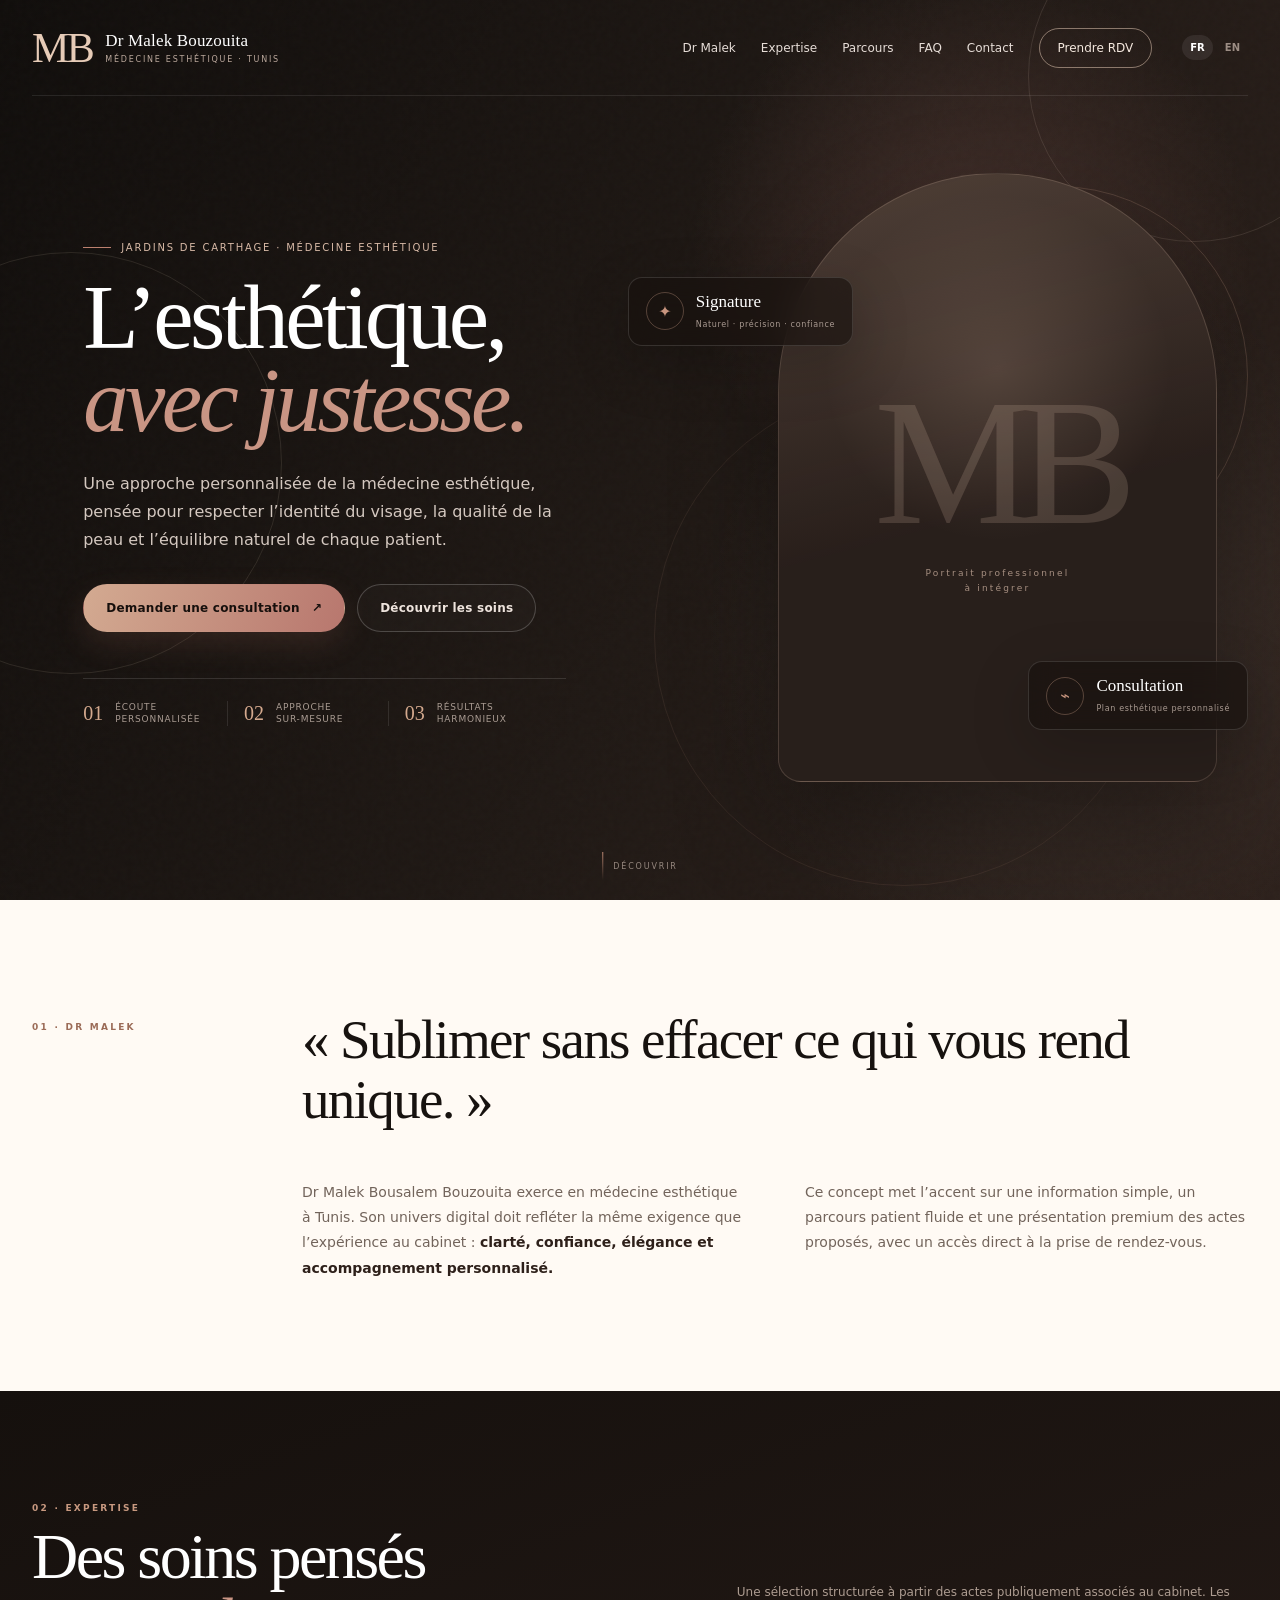
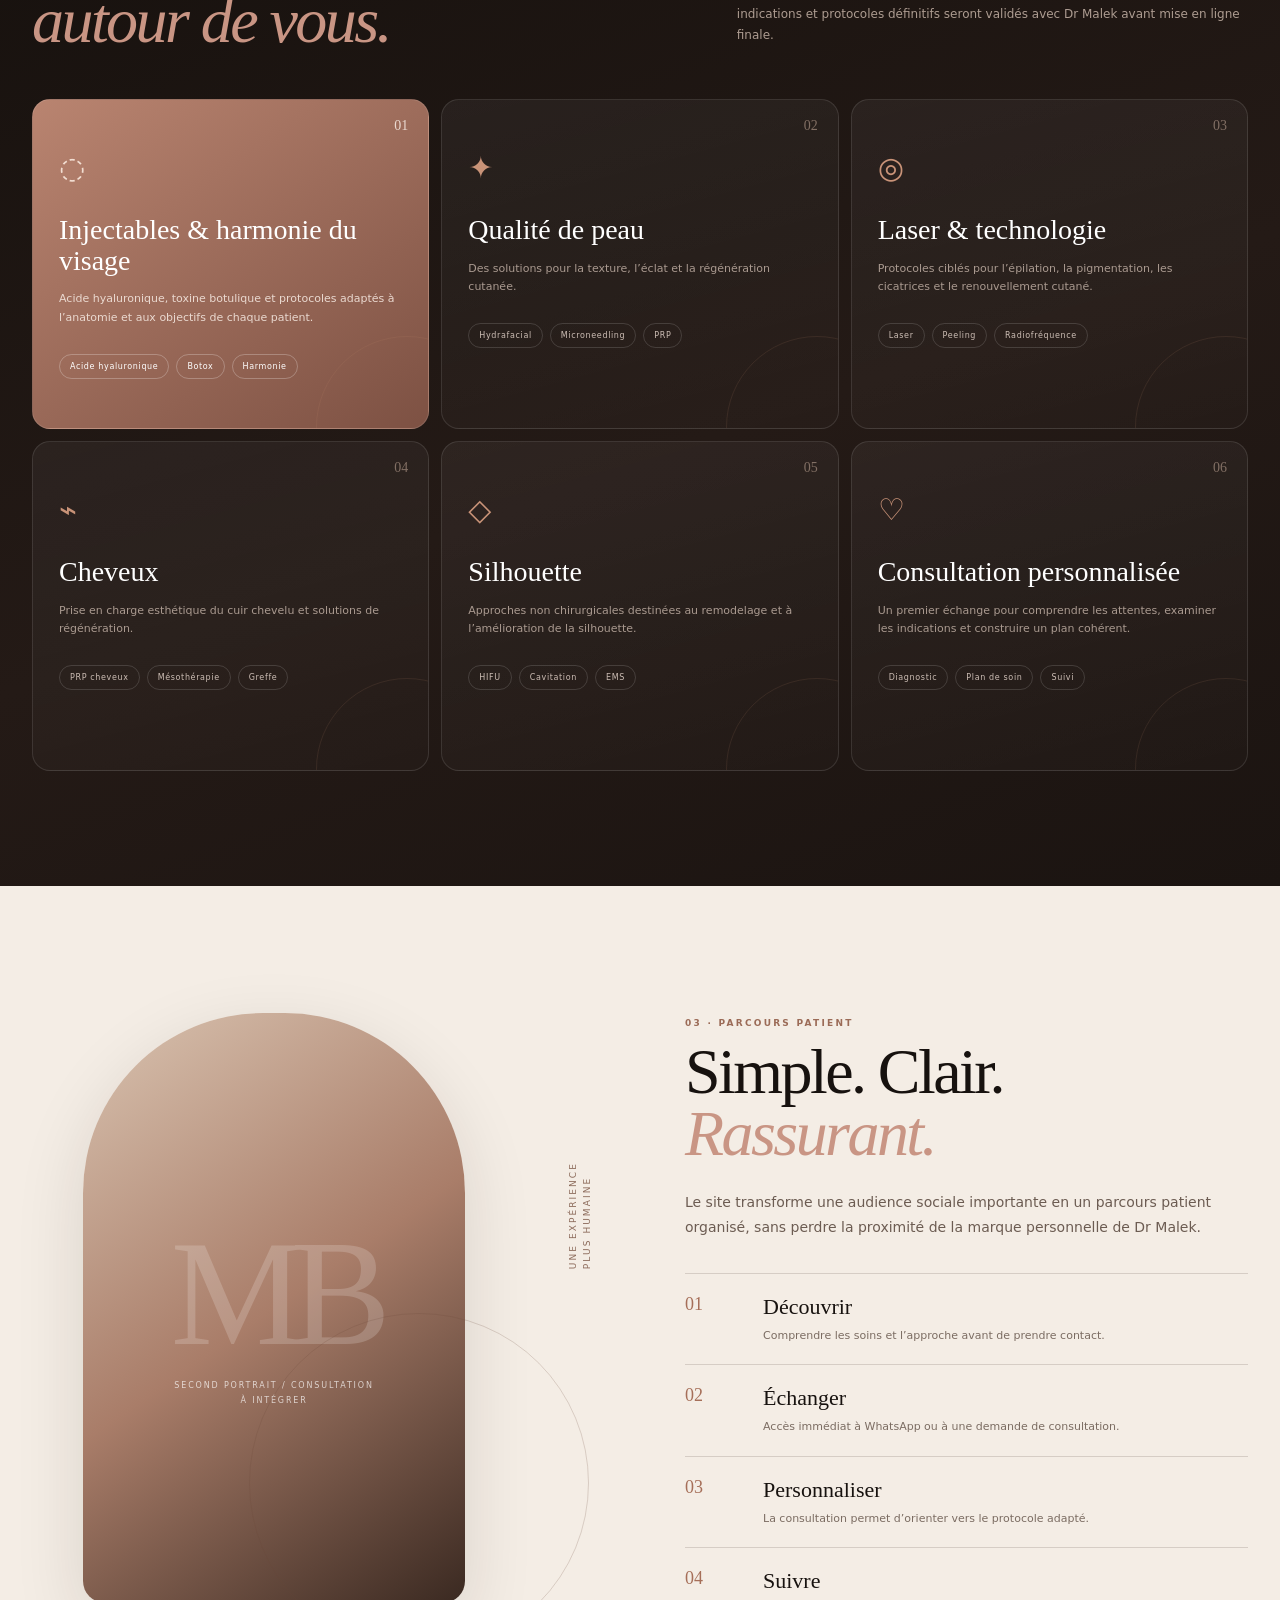
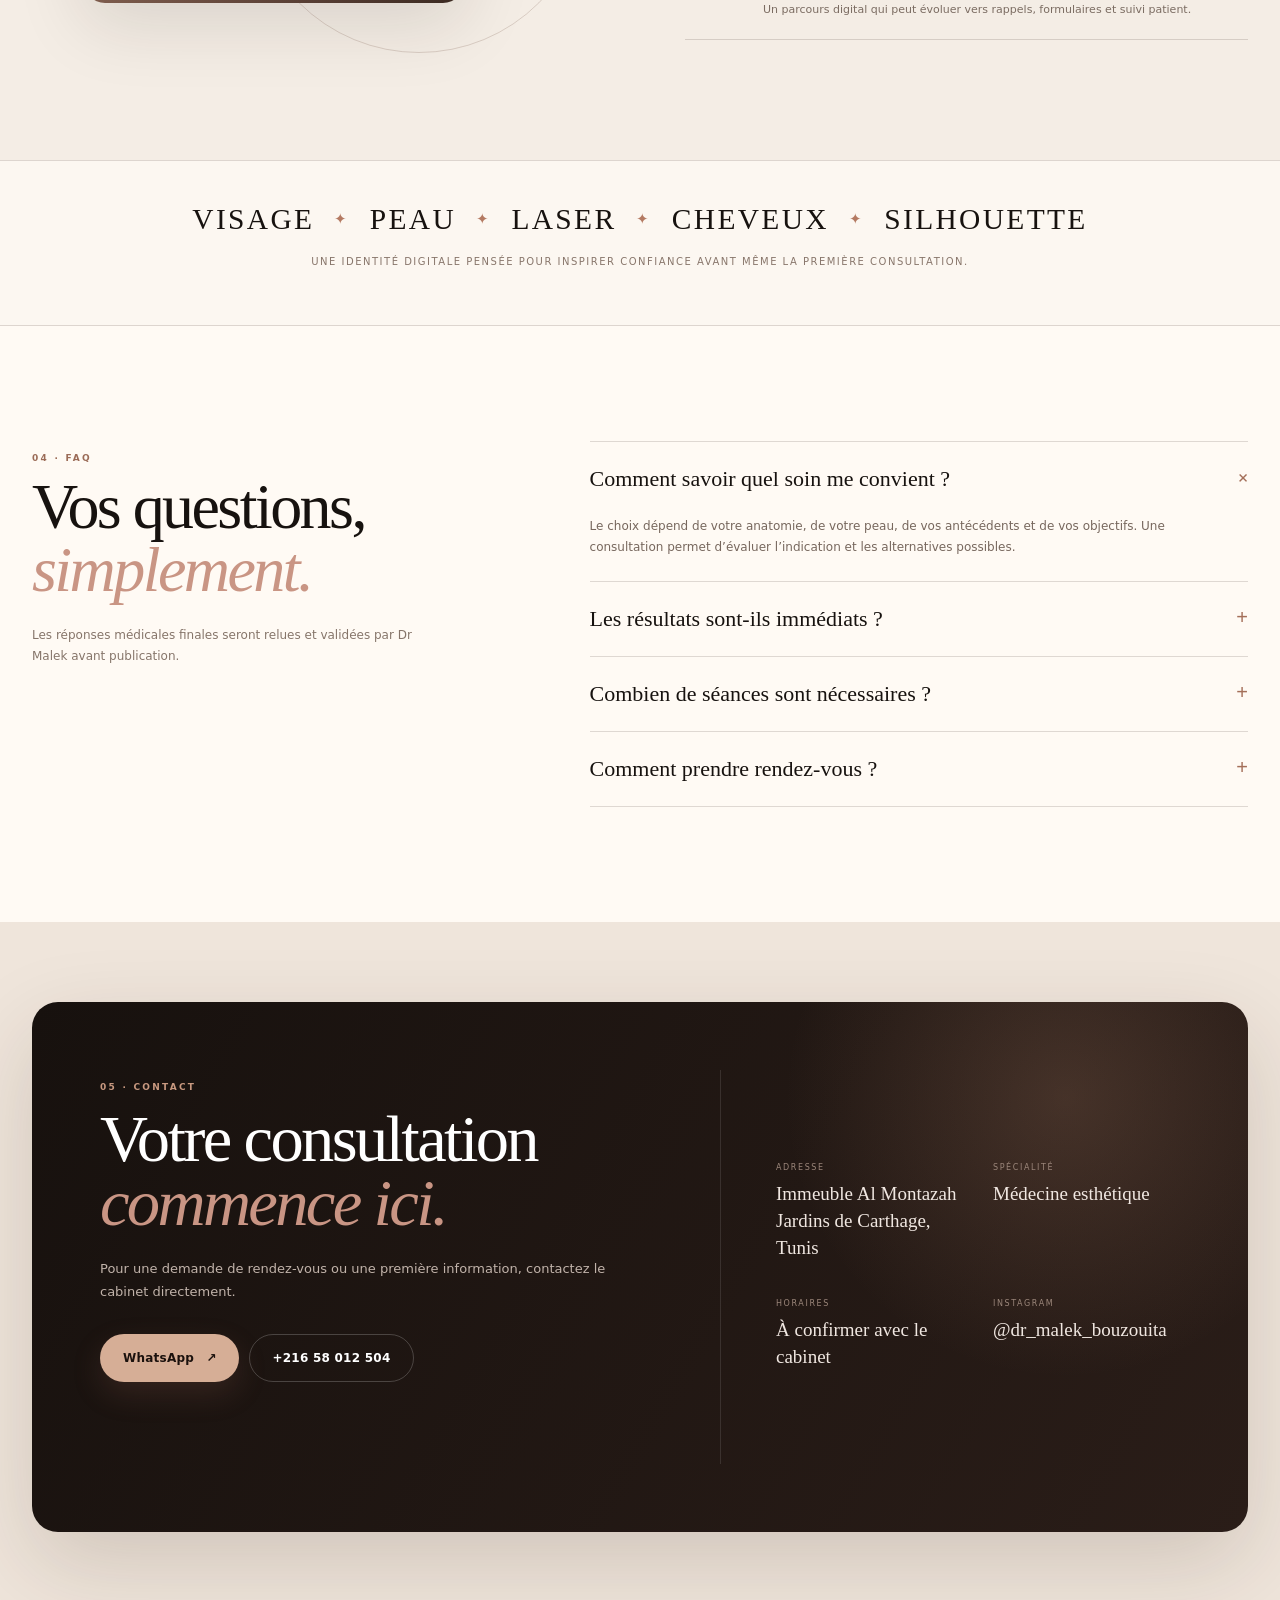
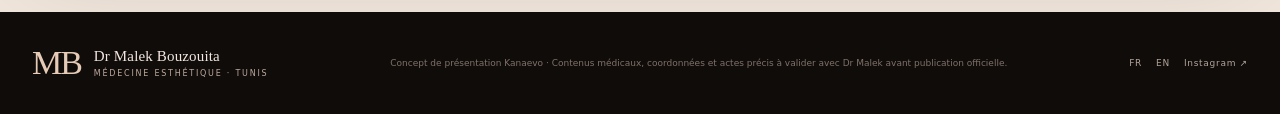
<file: index.html>
<!doctype html>
<html lang="fr">
<head>
  <meta charset="utf-8" />
  <meta name="viewport" content="width=device-width, initial-scale=1" />
  <meta name="theme-color" content="#17120f" />
  <meta name="robots" content="noindex,nofollow" />
  <title>Dr Malek Bousalem Bouzouita — Médecine Esthétique</title>
  <meta name="description" content="Concept premium pour Dr Malek Bousalem Bouzouita, médecin esthétique aux Jardins de Carthage, Tunis." />
  <link rel="stylesheet" href="/styles.css" />
</head>
<body>
  <header class="hero" id="accueil">
    <div class="noise"></div>
    <div class="shell">
      <nav class="nav" aria-label="Navigation principale">
        <a class="brand" href="#accueil" aria-label="Dr Malek Bousalem Bouzouita">
          <div class="monogram" aria-hidden="true">MB</div>
          <div class="brand-copy">
            <strong>Dr Malek Bouzouita</strong>
            <span>MÉDECINE ESTHÉTIQUE · TUNIS</span>
          </div>
        </a>
        <button class="menu-btn" type="button" aria-label="Ouvrir le menu" onclick="toggleMenu()"><span></span><span></span></button>
        <div class="navlinks" id="navlinks">
          <a href="#apropos" onclick="closeMenu()">Dr Malek</a>
          <a href="#expertise" onclick="closeMenu()">Expertise</a>
          <a href="#experience" onclick="closeMenu()">Parcours</a>
          <a href="#faq" onclick="closeMenu()">FAQ</a>
          <a href="#contact" onclick="closeMenu()">Contact</a>
          <a class="nav-cta" href="https://wa.me/21658012504" target="_blank" rel="noopener">Prendre RDV</a>
        </div>
        <div class="lang-switch" aria-label="Choix de langue">
          <a class="active" href="/">FR</a><a href="/en/">EN</a>
        </div>
      </nav>

      <div class="hero-grid">
        <div class="hero-copy reveal">
          <div class="eyebrow"><i></i> Jardins de Carthage · Médecine esthétique</div>
          <h1>L’esthétique,<br><em>avec justesse.</em></h1>
          <p class="lead">Une approche personnalisée de la médecine esthétique, pensée pour respecter l’identité du visage, la qualité de la peau et l’équilibre naturel de chaque patient.</p>
          <div class="actions">
            <a class="btn primary" href="https://wa.me/21658012504" target="_blank" rel="noopener">Demander une consultation <span>↗</span></a>
            <a class="btn ghost" href="#expertise">Découvrir les soins</a>
          </div>
          <div class="trust-row">
            <div><b>01</b><span>Écoute<br>personnalisée</span></div>
            <div><b>02</b><span>Approche<br>sur-mesure</span></div>
            <div><b>03</b><span>Résultats<br>harmonieux</span></div>
          </div>
        </div>

        <div class="portrait-stage reveal" aria-label="Emplacement réservé à la photo professionnelle de Dr Malek">
          <div class="halo halo-a"></div><div class="halo halo-b"></div>
          <div class="portrait-frame">
            <div class="portrait-placeholder">
              <span class="placeholder-monogram">MB</span>
              <small>Portrait professionnel<br>à intégrer</small>
            </div>
          </div>
          <div class="floating-card fc-top"><span>✦</span><div><b>Signature</b><small>Naturel · précision · confiance</small></div></div>
          <div class="floating-card fc-bottom"><span>⌁</span><div><b>Consultation</b><small>Plan esthétique personnalisé</small></div></div>
        </div>
      </div>
    </div>
    <div class="scroll-cue"><span></span> Découvrir</div>
  </header>

  <main>
    <section class="intro" id="apropos">
      <div class="shell intro-grid reveal">
        <div class="section-label">01 · DR MALEK</div>
        <div class="intro-main">
          <p class="big-quote">« Sublimer sans effacer ce qui vous rend unique. »</p>
          <div class="intro-columns">
            <p>Dr Malek Bousalem Bouzouita exerce en médecine esthétique à Tunis. Son univers digital doit refléter la même exigence que l’expérience au cabinet&nbsp;: <strong>clarté, confiance, élégance et accompagnement personnalisé.</strong></p>
            <p>Ce concept met l’accent sur une information simple, un parcours patient fluide et une présentation premium des actes proposés, avec un accès direct à la prise de rendez-vous.</p>
          </div>
        </div>
      </div>
    </section>

    <section class="expertise" id="expertise">
      <div class="shell">
        <div class="section-head reveal">
          <div><div class="section-label light">02 · EXPERTISE</div><h2>Des soins pensés<br><em>autour de vous.</em></h2></div>
          <p>Une sélection structurée à partir des actes publiquement associés au cabinet. Les indications et protocoles définitifs seront validés avec Dr Malek avant mise en ligne finale.</p>
        </div>
        <div class="service-grid reveal">
          <article class="service-card featured"><span class="service-no">01</span><div class="service-symbol">◌</div><h3>Injectables & harmonie du visage</h3><p>Acide hyaluronique, toxine botulique et protocoles adaptés à l’anatomie et aux objectifs de chaque patient.</p><div class="tags"><span>Acide hyaluronique</span><span>Botox</span><span>Harmonie</span></div></article>
          <article class="service-card"><span class="service-no">02</span><div class="service-symbol">✦</div><h3>Qualité de peau</h3><p>Des solutions pour la texture, l’éclat et la régénération cutanée.</p><div class="tags"><span>Hydrafacial</span><span>Microneedling</span><span>PRP</span></div></article>
          <article class="service-card"><span class="service-no">03</span><div class="service-symbol">◎</div><h3>Laser & technologie</h3><p>Protocoles ciblés pour l’épilation, la pigmentation, les cicatrices et le renouvellement cutané.</p><div class="tags"><span>Laser</span><span>Peeling</span><span>Radiofréquence</span></div></article>
          <article class="service-card"><span class="service-no">04</span><div class="service-symbol">⌁</div><h3>Cheveux</h3><p>Prise en charge esthétique du cuir chevelu et solutions de régénération.</p><div class="tags"><span>PRP cheveux</span><span>Mésothérapie</span><span>Greffe</span></div></article>
          <article class="service-card"><span class="service-no">05</span><div class="service-symbol">◇</div><h3>Silhouette</h3><p>Approches non chirurgicales destinées au remodelage et à l’amélioration de la silhouette.</p><div class="tags"><span>HIFU</span><span>Cavitation</span><span>EMS</span></div></article>
          <article class="service-card"><span class="service-no">06</span><div class="service-symbol">♡</div><h3>Consultation personnalisée</h3><p>Un premier échange pour comprendre les attentes, examiner les indications et construire un plan cohérent.</p><div class="tags"><span>Diagnostic</span><span>Plan de soin</span><span>Suivi</span></div></article>
        </div>
      </div>
    </section>

    <section class="experience" id="experience">
      <div class="shell experience-grid reveal">
        <div class="experience-visual">
          <div class="visual-card vc-main"><span>MB</span><small>SECOND PORTRAIT / CONSULTATION<br>À INTÉGRER</small></div>
          <div class="visual-ring"></div>
          <div class="micro-note">UNE EXPÉRIENCE<br>PLUS HUMAINE</div>
        </div>
        <div class="experience-copy">
          <div class="section-label">03 · PARCOURS PATIENT</div>
          <h2>Simple. Clair.<br><em>Rassurant.</em></h2>
          <p class="experience-lead">Le site transforme une audience sociale importante en un parcours patient organisé, sans perdre la proximité de la marque personnelle de Dr Malek.</p>
          <div class="steps">
            <div class="step"><b>01</b><div><strong>Découvrir</strong><span>Comprendre les soins et l’approche avant de prendre contact.</span></div></div>
            <div class="step"><b>02</b><div><strong>Échanger</strong><span>Accès immédiat à WhatsApp ou à une demande de consultation.</span></div></div>
            <div class="step"><b>03</b><div><strong>Personnaliser</strong><span>La consultation permet d’orienter vers le protocole adapté.</span></div></div>
            <div class="step"><b>04</b><div><strong>Suivre</strong><span>Un parcours digital qui peut évoluer vers rappels, formulaires et suivi patient.</span></div></div>
          </div>
        </div>
      </div>
    </section>

    <section class="manifesto">
      <div class="shell reveal">
        <div class="manifesto-line"><span>VISAGE</span><i>✦</i><span>PEAU</span><i>✦</i><span>LASER</span><i>✦</i><span>CHEVEUX</span><i>✦</i><span>SILHOUETTE</span></div>
        <p>Une identité digitale pensée pour inspirer confiance avant même la première consultation.</p>
      </div>
    </section>

    <section class="faq" id="faq">
      <div class="shell faq-grid reveal">
        <div><div class="section-label">04 · FAQ</div><h2>Vos questions,<br><em>simplement.</em></h2><p>Les réponses médicales finales seront relues et validées par Dr Malek avant publication.</p></div>
        <div class="accordion">
          <details open><summary>Comment savoir quel soin me convient ? <span>+</span></summary><p>Le choix dépend de votre anatomie, de votre peau, de vos antécédents et de vos objectifs. Une consultation permet d’évaluer l’indication et les alternatives possibles.</p></details>
          <details><summary>Les résultats sont-ils immédiats ? <span>+</span></summary><p>Cela varie selon l’acte. Certains résultats sont visibles rapidement, tandis que d’autres évoluent progressivement. Le calendrier attendu est expliqué pendant la consultation.</p></details>
          <details><summary>Combien de séances sont nécessaires ? <span>+</span></summary><p>Le nombre de séances dépend du traitement et de la réponse individuelle. Un protocole personnalisé est défini après évaluation.</p></details>
          <details><summary>Comment prendre rendez-vous ? <span>+</span></summary><p>Vous pouvez contacter directement le cabinet au +216 58 012 504 ou utiliser le bouton WhatsApp disponible sur le site.</p></details>
        </div>
      </div>
    </section>

    <section class="contact" id="contact">
      <div class="shell contact-card reveal">
        <div class="contact-copy">
          <div class="section-label light">05 · CONTACT</div>
          <h2>Votre consultation<br><em>commence ici.</em></h2>
          <p>Pour une demande de rendez-vous ou une première information, contactez le cabinet directement.</p>
          <div class="contact-actions"><a class="btn primary pale" href="https://wa.me/21658012504" target="_blank" rel="noopener">WhatsApp <span>↗</span></a><a class="btn line" href="tel:+21658012504">+216 58 012 504</a></div>
        </div>
        <div class="contact-info">
          <div><small>ADRESSE</small><strong>Immeuble Al Montazah<br>Jardins de Carthage, Tunis</strong></div>
          <div><small>SPÉCIALITÉ</small><strong>Médecine esthétique</strong></div>
          <div><small>HORAIRES</small><strong>À confirmer avec le cabinet</strong></div>
          <div><small>INSTAGRAM</small><strong>@dr_malek_bouzouita</strong></div>
        </div>
      </div>
    </section>
  </main>

  <footer class="footer">
    <div class="shell footer-inner">
      <a class="brand footer-brand" href="#accueil"><div class="monogram">MB</div><div class="brand-copy"><strong>Dr Malek Bouzouita</strong><span>MÉDECINE ESTHÉTIQUE · TUNIS</span></div></a>
      <p>Concept de présentation Kanaevo · Contenus médicaux, coordonnées et actes précis à valider avec Dr Malek avant publication officielle.</p>
      <div class="footer-links"><a href="/">FR</a><a href="/en/">EN</a><a href="https://www.instagram.com/dr_malek_bouzouita/" target="_blank" rel="noopener">Instagram ↗</a></div>
    </div>
  </footer>

  <script>
    function toggleMenu(){document.getElementById('navlinks').classList.toggle('open')}
    function closeMenu(){document.getElementById('navlinks').classList.remove('open')}
    const io=new IntersectionObserver(entries=>entries.forEach(e=>{if(e.isIntersecting)e.target.classList.add('visible')}),{threshold:.12});
    document.querySelectorAll('.reveal').forEach(el=>io.observe(el));
    document.querySelectorAll('details').forEach(d=>d.addEventListener('toggle',()=>{if(d.open)document.querySelectorAll('details').forEach(o=>{if(o!==d)o.open=false})}));
  </script>
</body>
</html>
</file>
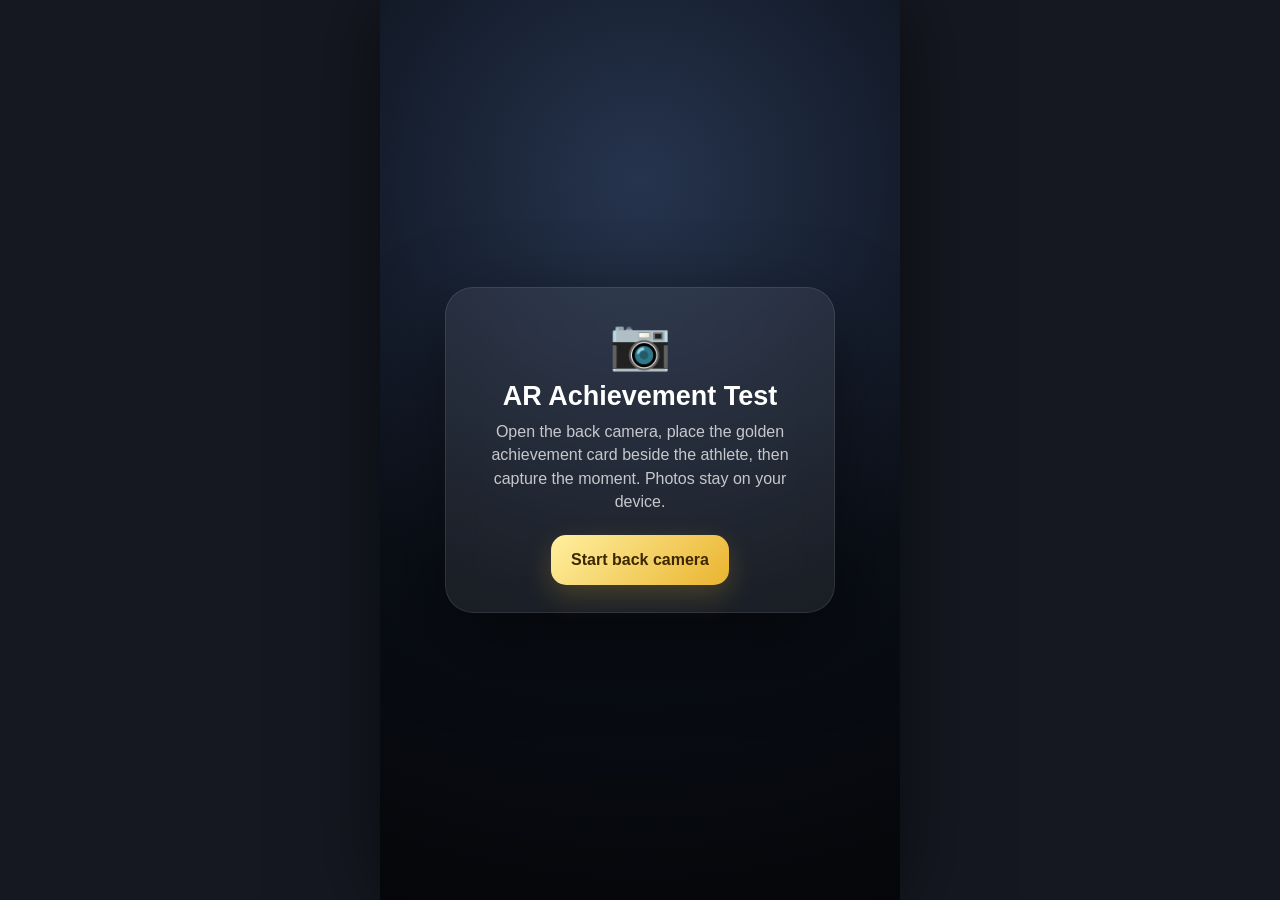
<file: ar-achievement-test/index.html>
<!doctype html>
<html lang="en">
<head>
<meta charset="utf-8">
<meta name="viewport" content="width=device-width,initial-scale=1,viewport-fit=cover,user-scalable=no">
<meta name="theme-color" content="#05070a">
<meta name="apple-mobile-web-app-capable" content="yes">
<title>AR Achievement Test</title>
<style>
:root{--top:env(safe-area-inset-top,0px);--bottom:env(safe-area-inset-bottom,0px)}
*{box-sizing:border-box;-webkit-tap-highlight-color:transparent}html,body{margin:0;width:100%;height:100%;overflow:hidden;background:#06070a;color:#fff;font-family:-apple-system,BlinkMacSystemFont,"SF Pro Display",Inter,Segoe UI,sans-serif}button{font:inherit;border:0;color:inherit}.app{position:relative;width:100vw;height:100dvh;overflow:hidden;background:radial-gradient(circle at 50% 25%,#273650,#080a10 62%)}video{position:absolute;inset:0;width:100%;height:100%;object-fit:cover;background:#111}.top{position:absolute;z-index:20;top:0;left:0;right:0;display:grid;grid-template-columns:48px 1fr 48px;align-items:center;padding:calc(var(--top) + 10px) 14px 28px;background:linear-gradient(#0009,transparent)}.top b{text-align:center;font-size:18px;text-shadow:0 2px 12px #000}.top small{display:block;font-size:8px;letter-spacing:.22em;opacity:.7}.round{width:44px;height:44px;border-radius:50%;background:#15151b66;backdrop-filter:blur(12px);box-shadow:inset 0 0 0 1px #ffffff24;font-size:26px;display:grid;place-items:center}.start{position:absolute;z-index:50;inset:0;display:grid;place-items:center;padding:28px;background:radial-gradient(circle at 50% 20%,#26344e,#0a0e16 58%,#050609)}.start.hide{display:none}.startbox{max-width:390px;text-align:center;padding:28px 22px;border-radius:28px;background:#ffffff12;backdrop-filter:blur(18px);box-shadow:inset 0 0 0 1px #ffffff18,0 30px 80px #0008}.startbox h1{margin:8px 0;font-size:27px}.startbox p{margin:0 0 22px;line-height:1.45;opacity:.74}.primary,.secondary{min-height:50px;padding:0 20px;border-radius:15px;font-weight:850}.primary{background:linear-gradient(135deg,#fff0a0,#eab42f);color:#3d2700;box-shadow:0 10px 28px #eab42f38}.secondary{background:#ffffff17;box-shadow:inset 0 0 0 1px #ffffff20}.card{position:absolute;z-index:10;left:0;top:0;width:210px;height:300px;touch-action:none;user-select:none;border-radius:28px;padding:21px 17px 15px;text-align:center;color:#fff5c8;background:linear-gradient(145deg,#ffe990 0,#c88512 31%,#784300 69%,#4a2800 100%);box-shadow:0 22px 58px #0008,0 0 38px #ffd0547a,inset 0 0 0 2px #fff6bfcc,inset 0 0 32px #ffe56e4a;overflow:hidden;transform-origin:center}.card:before{content:"";position:absolute;inset:7px;border-radius:22px;border:1px solid #fff3ae80}.shine{position:absolute;inset:-80% -60%;background:linear-gradient(115deg,transparent 43%,#ffffff26 48%,#ffffff82 50%,#ffffff24 53%,transparent 59%);animation:shine 5s ease-in-out infinite}@keyframes shine{0%,55%{transform:translateX(-45%) rotate(8deg)}78%,100%{transform:translateX(55%) rotate(8deg)}}.logo{position:relative;margin:auto;width:40px;height:40px;border-radius:50%;display:grid;place-items:center;background:#fffff3;color:#33230a;font-weight:950;font-size:20px;box-shadow:0 5px 16px #0003}.kicker{position:relative;margin-top:8px;font-size:16px;font-weight:950;letter-spacing:.05em}.medal{position:relative;height:88px;display:grid;place-items:center}.medal .ball{font-size:56px;line-height:1;color:#fff2a8;text-shadow:0 0 20px #fff3a3,0 5px 18px #3d2200aa}.crown{position:absolute;top:5px;font-size:20px}.skill{position:relative;font-size:15px;font-weight:950}.bar{height:9px;margin:10px 12px 5px;border-radius:20px;background:#3b220066;box-shadow:inset 0 0 0 1px #ffffff66}.bar i{display:block;width:100%;height:100%;border-radius:inherit;background:linear-gradient(90deg,#fff7ae,#ffd64a);box-shadow:0 0 12px #ffe57caa}.pct{font-weight:950}.star{font-family:Georgia,serif;font-size:18px;font-style:italic;margin-top:7px;color:#fff1a2}.power{font-size:9px;margin-top:9px;opacity:.85}.controls{position:absolute;z-index:20;left:0;right:0;bottom:0;padding:18px 12px calc(var(--bottom) + 13px);background:linear-gradient(transparent,#0005 20%,#000c)}.tools{display:grid;grid-template-columns:1fr 1fr 1.35fr 1fr 1fr;align-items:center;gap:5px;max-width:540px;margin:auto}.tool{background:none;display:flex;flex-direction:column;align-items:center;gap:5px;font-size:10px;font-weight:750}.tool span{width:42px;height:42px;border-radius:50%;display:grid;place-items:center;background:#15151b88;backdrop-filter:blur(12px);box-shadow:inset 0 0 0 1px #ffffff25;font-size:22px}.shot{justify-self:center;width:78px;height:78px;padding:6px;border-radius:50%;background:#ffffff3c;box-shadow:0 0 0 3px #fff,0 8px 25px #0008}.shot i{display:block;width:100%;height:100%;border-radius:50%;background:#fff}.hint{text-align:center;font-size:10px;opacity:.62;margin-top:12px}.toast{position:absolute;z-index:70;left:50%;bottom:165px;transform:translate(-50%,12px);padding:10px 14px;border-radius:13px;background:#111218df;backdrop-filter:blur(14px);font-size:12px;font-weight:800;opacity:0;transition:.2s;pointer-events:none}.toast.on{opacity:1;transform:translate(-50%,0)}.result{position:absolute;z-index:60;inset:0;background:#050506;display:none;flex-direction:column}.result.on{display:flex}.result img{width:100%;height:calc(100% - 92px - var(--bottom));object-fit:contain;background:#000}.actions{height:calc(92px + var(--bottom));padding:14px 18px calc(var(--bottom) + 14px);display:grid;grid-template-columns:1fr 1.35fr;gap:12px;background:#0a0b0e}.confetti{position:absolute;z-index:9;inset:0;pointer-events:none}.spark{position:absolute;width:6px;height:10px;background:#ffe070;box-shadow:0 0 10px #ffe070;animation:fall 2.4s ease-in forwards}@keyframes fall{0%{opacity:0;transform:translateY(-10px) rotate(0)}10%{opacity:1}100%{opacity:0;transform:translateY(220px) rotate(340deg)}}@media(min-width:700px){.app{max-width:520px;margin:auto;box-shadow:0 0 80px #0008}body{background:#151821}}
</style>
</head>
<body>
<main class="app">
<video id="cam" autoplay playsinline muted></video><canvas id="cv" hidden></canvas>
<div id="start" class="start"><div class="startbox"><div style="font-size:50px">📷</div><h1>AR Achievement Test</h1><p>Open the back camera, place the golden achievement card beside the athlete, then capture the moment. Photos stay on your device.</p><button id="go" class="primary">Start back camera</button></div></div>
<header class="top"><button id="close" class="round">‹</button><b><small>KANAEVO LAB</small>AR Achievement</b><button id="flip" class="round">↻</button></header>
<div id="card" class="card"><div class="shine"></div><div class="logo">K</div><div class="kicker">SKILL MASTERED</div><div class="medal"><span class="crown">♛</span><span class="ball">●</span></div><div class="skill">FOREHAND LEVEL 5</div><div class="bar"><i></i></div><div class="pct">100%</div><div class="star">You are a star ★</div><div class="power">Powered by Kanaevo</div></div>
<div id="confetti" class="confetti"></div>
<section class="controls"><div class="tools"><button id="smaller" class="tool"><span>−</span>Smaller</button><button id="left" class="tool"><span>↶</span>Rotate</button><button id="shot" class="shot"><i></i></button><button id="right" class="tool"><span>↷</span>Rotate</button><button id="bigger" class="tool"><span>＋</span>Bigger</button></div><div class="hint">Drag the card • pinch with two fingers to resize and rotate</div></section>
<div id="toast" class="toast"></div>
<section id="result" class="result"><img id="photo" alt="Captured achievement photo"><div class="actions"><button id="retake" class="secondary">Retake</button><button id="share" class="primary">Share / Save</button></div></section>
</main>
<script>
var cam=document.getElementById('cam'),start=document.getElementById('start'),card=document.getElementById('card'),cv=document.getElementById('cv'),result=document.getElementById('result'),photo=document.getElementById('photo'),toast=document.getElementById('toast'),conf=document.getElementById('confetti');
var stream=null,facing='environment',blob=null,s={x:.73,y:.45,z:.82,r:-3},pts=new Map(),g=null;
function msg(t){toast.textContent=t;toast.classList.add('on');clearTimeout(msg.t);msg.t=setTimeout(function(){toast.classList.remove('on')},1700)}
function upd(){card.style.transform='translate('+(s.x*innerWidth-105)+'px,'+(s.y*innerHeight-150)+'px) scale('+s.z+') rotate('+s.r+'deg)'}upd();addEventListener('resize',upd);
async function camera(){try{if(stream)stream.getTracks().forEach(function(t){t.stop()});stream=await navigator.mediaDevices.getUserMedia({audio:false,video:{facingMode:{ideal:facing},width:{ideal:1920},height:{ideal:1080}}});cam.srcObject=stream;await cam.play();start.classList.add('hide');msg(facing==='environment'?'Back camera ready':'Front camera ready')}catch(e){start.classList.remove('hide');document.querySelector('.startbox p').textContent='Camera permission is needed. Open this page in Safari or Chrome and allow camera access.';msg('Camera permission needed')}}
document.getElementById('go').onclick=camera;document.getElementById('flip').onclick=async function(){facing=facing==='environment'?'user':'environment';await camera()};document.getElementById('close').onclick=function(){if(stream)stream.getTracks().forEach(function(t){t.stop()});start.classList.remove('hide')};
document.getElementById('bigger').onclick=function(){s.z=Math.min(1.5,s.z+.09);upd()};document.getElementById('smaller').onclick=function(){s.z=Math.max(.45,s.z-.09);upd()};document.getElementById('left').onclick=function(){s.r-=7;upd()};document.getElementById('right').onclick=function(){s.r+=7;upd()};
function p(e){return{x:e.clientX,y:e.clientY}}function dist(a,b){return Math.hypot(b.x-a.x,b.y-a.y)}function ang(a,b){return Math.atan2(b.y-a.y,b.x-a.x)*180/Math.PI}function cen(a,b){return{x:(a.x+b.x)/2,y:(a.y+b.y)/2}}
card.onpointerdown=function(e){card.setPointerCapture(e.pointerId);pts.set(e.pointerId,p(e));if(pts.size===1)g={t:'d',p:p(e),x:s.x,y:s.y};if(pts.size===2){var a=[...pts.values()],c=cen(a[0],a[1]);g={t:'p',d:dist(a[0],a[1]),a:ang(a[0],a[1]),z:s.z,r:s.r,c:c,x:s.x,y:s.y}}};
card.onpointermove=function(e){if(!pts.has(e.pointerId))return;pts.set(e.pointerId,p(e));if(pts.size===1&&g&&g.t==='d'){var q=[...pts.values()][0];s.x=Math.max(.08,Math.min(.92,g.x+(q.x-g.p.x)/innerWidth));s.y=Math.max(.14,Math.min(.82,g.y+(q.y-g.p.y)/innerHeight));upd()}else if(pts.size===2){var a=[...pts.values()];if(!g||g.t!=='p'){var c0=cen(a[0],a[1]);g={t:'p',d:dist(a[0],a[1]),a:ang(a[0],a[1]),z:s.z,r:s.r,c:c0,x:s.x,y:s.y}}var c=cen(a[0],a[1]);s.z=Math.max(.45,Math.min(1.5,g.z*dist(a[0],a[1])/g.d));s.r=g.r+ang(a[0],a[1])-g.a;s.x=Math.max(.08,Math.min(.92,g.x+(c.x-g.c.x)/innerWidth));s.y=Math.max(.14,Math.min(.82,g.y+(c.y-g.c.y)/innerHeight));upd()}};
function end(e){pts.delete(e.pointerId);if(pts.size===1){var q=[...pts.values()][0];g={t:'d',p:q,x:s.x,y:s.y}}else if(!pts.size)g=null}card.onpointerup=end;card.onpointercancel=end;
function party(){var r=card.getBoundingClientRect();for(var i=0;i<20;i++){var x=document.createElement('i');x.className='spark';x.style.left=(r.left+Math.random()*r.width)+'px';x.style.top=(r.top-10+Math.random()*50)+'px';x.style.animationDelay=(Math.random()*.3)+'s';conf.appendChild(x);setTimeout(function(n){n.remove()}.bind(null,x),2800)}}
function rr(c,x,y,w,h,r){r=Math.min(r,w/2,h/2);c.beginPath();c.moveTo(x+r,y);c.arcTo(x+w,y,x+w,y+h,r);c.arcTo(x+w,y+h,x,y+h,r);c.arcTo(x,y+h,x,y,r);c.arcTo(x,y,x+w,y,r);c.closePath()}
function draw(c,cx,cy,w,h,rot){c.save();c.translate(cx,cy);c.rotate(rot*Math.PI/180);c.translate(-w/2,-h/2);var gr=c.createLinearGradient(0,0,w,h);gr.addColorStop(0,'#fff0a1');gr.addColorStop(.34,'#d99a1c');gr.addColorStop(.72,'#754100');gr.addColorStop(1,'#492800');rr(c,0,0,w,h,w*.12);c.fillStyle=gr;c.shadowColor='rgba(255,207,65,.7)';c.shadowBlur=w*.1;c.fill();c.shadowBlur=0;c.strokeStyle='#fff3b8';c.lineWidth=Math.max(2,w*.011);c.stroke();c.textAlign='center';c.fillStyle='#fff6cc';c.font='900 '+w*.073+'px system-ui';c.fillText('SKILL MASTERED',w/2,h*.22);c.font='900 '+w*.18+'px system-ui';c.fillText('●',w/2,h*.44);c.font='900 '+w*.07+'px system-ui';c.fillText('FOREHAND LEVEL 5',w/2,h*.61);rr(c,w*.15,h*.66,w*.7,h*.035,h*.02);c.fillStyle='#ffe56e';c.fill();c.font='900 '+w*.085+'px system-ui';c.fillStyle='#fff4be';c.fillText('100%',w/2,h*.77);c.font='italic '+w*.068+'px Georgia';c.fillText('You are a star ★',w/2,h*.86);c.font='600 '+w*.037+'px system-ui';c.fillText('Powered by Kanaevo',w/2,h*.93);c.restore()}
document.getElementById('shot').onclick=function(){if(!cam.videoWidth){msg('Start the camera first');return}party();var cw=cam.videoWidth,ch=cam.videoHeight;cv.width=cw;cv.height=ch;var c=cv.getContext('2d');c.drawImage(cam,0,0,cw,ch);var va=cw/ch,sa=innerWidth/innerHeight,scale,ox=0,oy=0;if(va>sa){scale=ch/innerHeight;ox=(cw-innerWidth*scale)/2}else{scale=cw/innerWidth;oy=(ch-innerHeight*scale)/2}var r=card.getBoundingClientRect(),cx=(r.left+r.width/2)*scale+ox,cy=(r.top+r.height/2)*scale+oy;draw(c,cx,cy,210*s.z*scale,300*s.z*scale,s.r);cv.toBlob(function(b){blob=b;photo.src=URL.createObjectURL(b);result.classList.add('on')},'image/jpeg',.93)};
document.getElementById('retake').onclick=function(){result.classList.remove('on')};document.getElementById('share').onclick=async function(){if(!blob)return;var f=new File([blob],'achievement.jpg',{type:'image/jpeg'});try{if(navigator.canShare&&navigator.canShare({files:[f]}))await navigator.share({files:[f],title:'My achievement',text:'Skill mastered!'});else{var a=document.createElement('a');a.href=URL.createObjectURL(blob);a.download=f.name;a.click();msg('Photo saved')}}catch(e){if(e.name!=='AbortError')msg('Use the browser share/save option')}};
if(!navigator.mediaDevices||!navigator.mediaDevices.getUserMedia){document.querySelector('.startbox p').textContent='This browser does not support live camera access. Try Safari on iPhone or Chrome on Android.';document.getElementById('go').disabled=true}
</script>
</body></html>
</file>
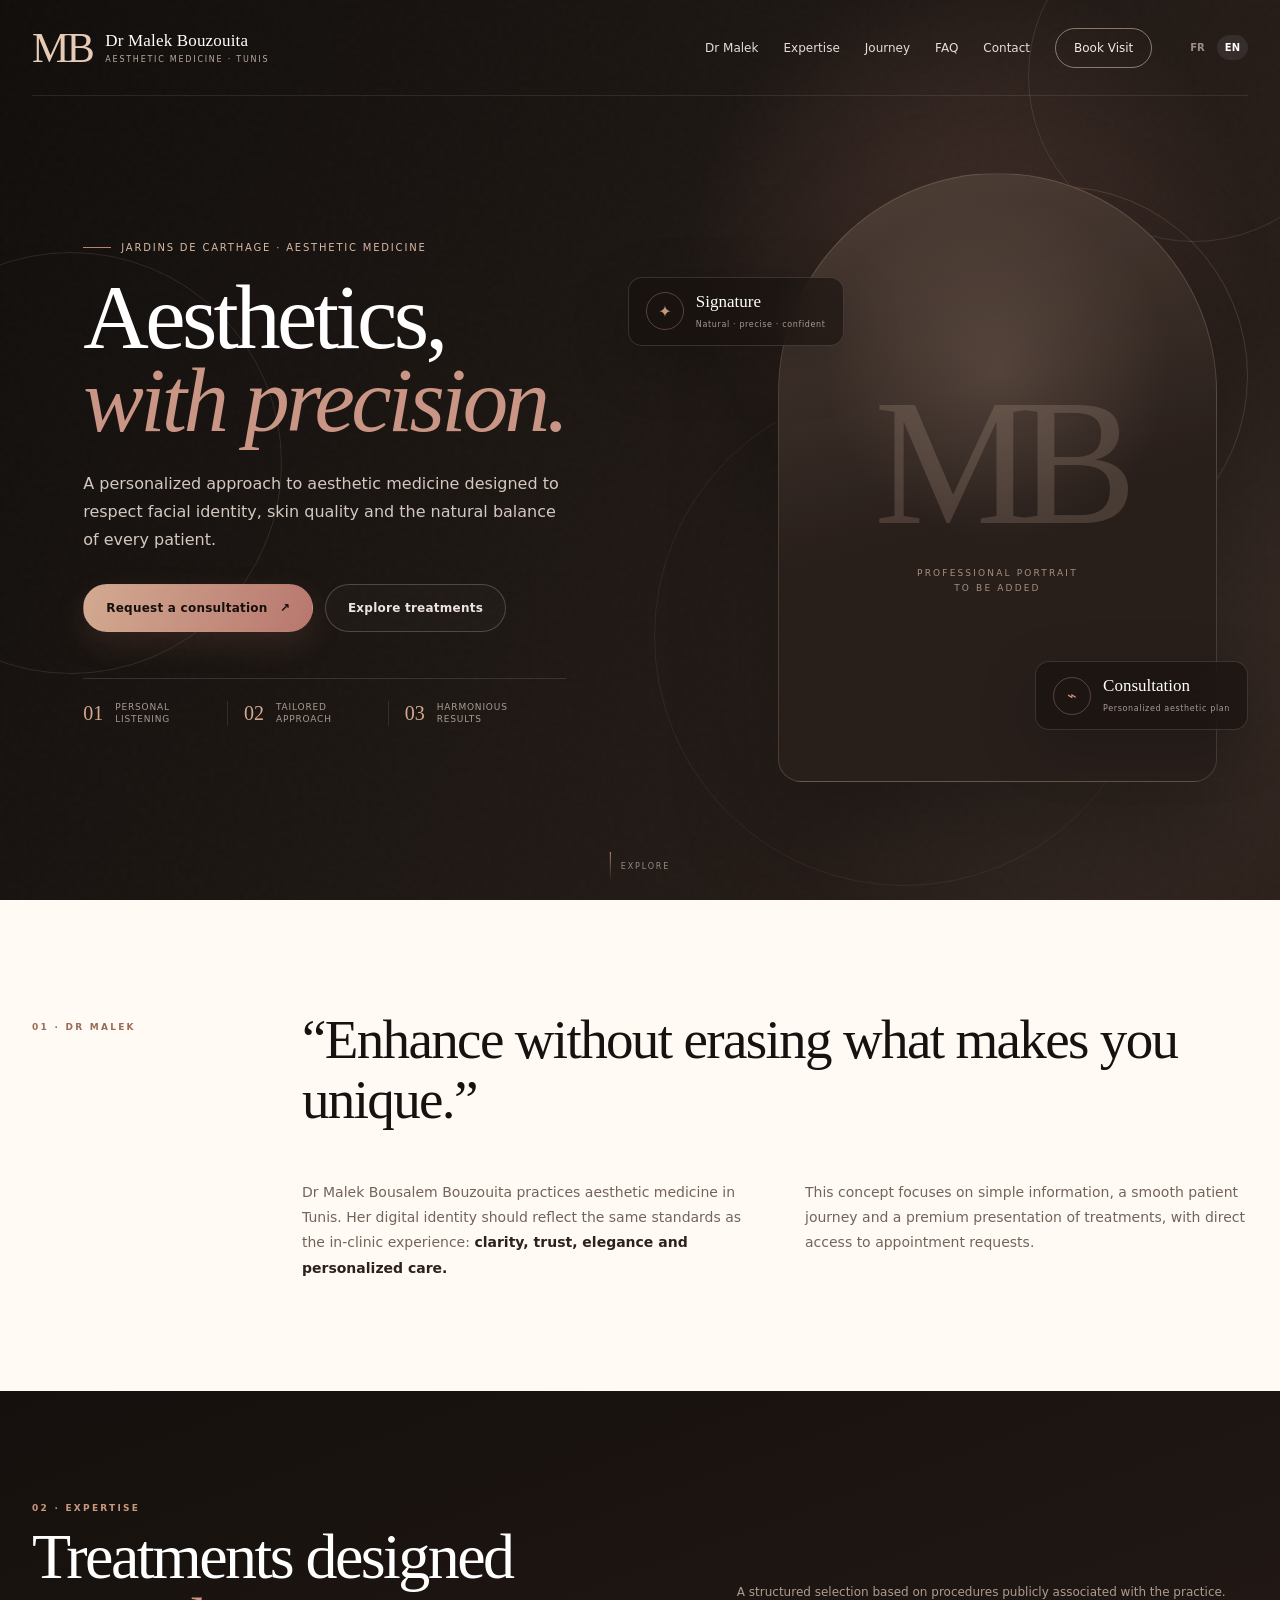
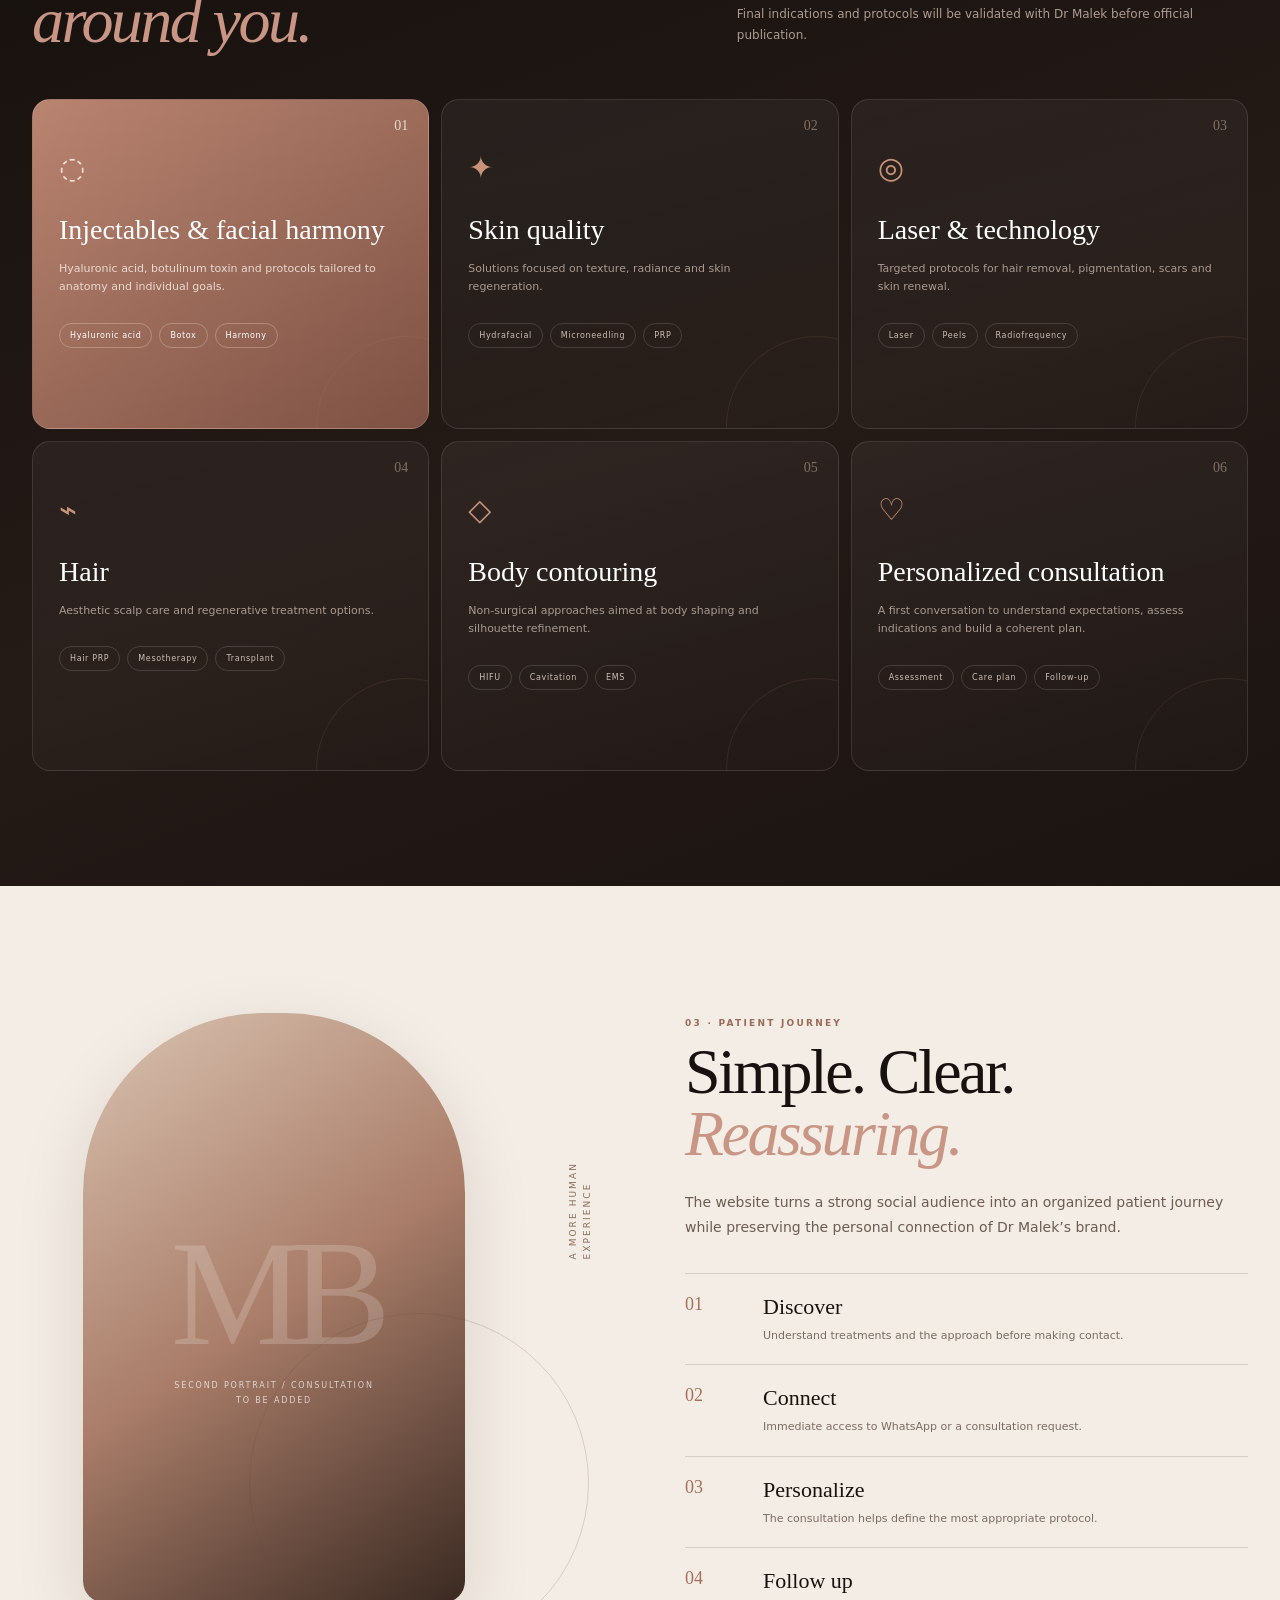
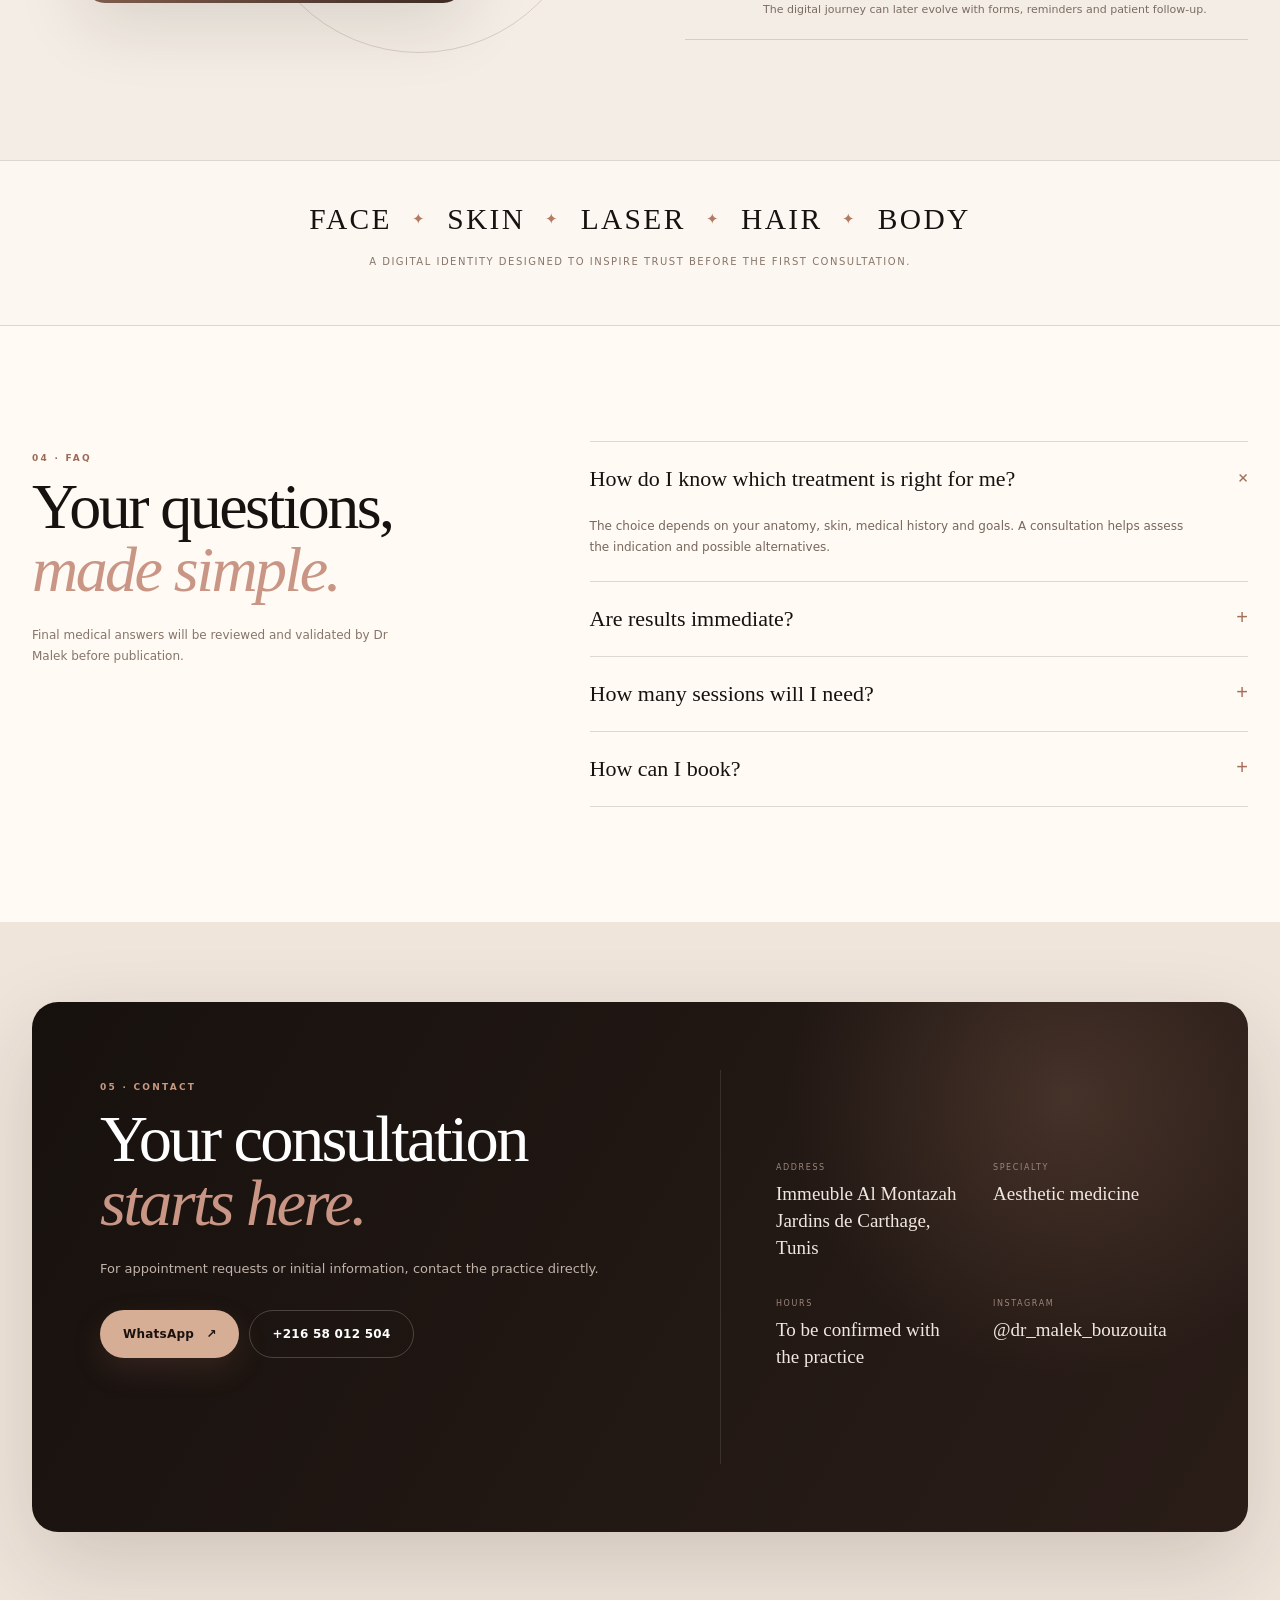
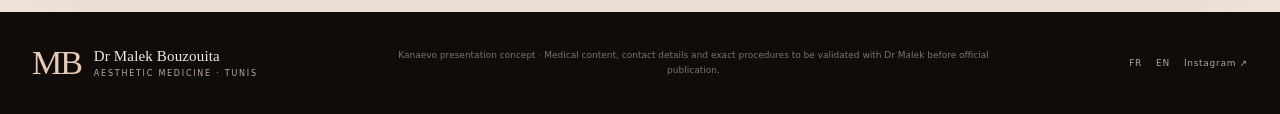
<file: en/index.html>
<!doctype html>
<html lang="en">
<head>
  <meta charset="utf-8" />
  <meta name="viewport" content="width=device-width, initial-scale=1" />
  <meta name="theme-color" content="#17120f" />
  <meta name="robots" content="noindex,nofollow" />
  <title>Dr Malek Bousalem Bouzouita — Aesthetic Medicine</title>
  <meta name="description" content="Premium concept for Dr Malek Bousalem Bouzouita, aesthetic medicine physician in Jardins de Carthage, Tunis." />
  <link rel="stylesheet" href="/styles.css" />
</head>
<body>
<header class="hero" id="home"><div class="noise"></div><div class="shell">
<nav class="nav" aria-label="Main navigation">
<a class="brand" href="#home"><div class="monogram">MB</div><div class="brand-copy"><strong>Dr Malek Bouzouita</strong><span>AESTHETIC MEDICINE · TUNIS</span></div></a>
<button class="menu-btn" type="button" aria-label="Open menu" onclick="toggleMenu()"><span></span><span></span></button>
<div class="navlinks" id="navlinks"><a href="#about" onclick="closeMenu()">Dr Malek</a><a href="#expertise" onclick="closeMenu()">Expertise</a><a href="#experience" onclick="closeMenu()">Journey</a><a href="#faq" onclick="closeMenu()">FAQ</a><a href="#contact" onclick="closeMenu()">Contact</a><a class="nav-cta" href="https://wa.me/21658012504" target="_blank" rel="noopener">Book Visit</a></div>
<div class="lang-switch"><a href="/">FR</a><a class="active" href="/en/">EN</a></div>
</nav>
<div class="hero-grid"><div class="hero-copy reveal"><div class="eyebrow"><i></i> Jardins de Carthage · Aesthetic medicine</div><h1>Aesthetics,<br><em>with precision.</em></h1><p class="lead">A personalized approach to aesthetic medicine designed to respect facial identity, skin quality and the natural balance of every patient.</p><div class="actions"><a class="btn primary" href="https://wa.me/21658012504" target="_blank" rel="noopener">Request a consultation <span>↗</span></a><a class="btn ghost" href="#expertise">Explore treatments</a></div><div class="trust-row"><div><b>01</b><span>Personal<br>listening</span></div><div><b>02</b><span>Tailored<br>approach</span></div><div><b>03</b><span>Harmonious<br>results</span></div></div></div>
<div class="portrait-stage reveal"><div class="halo halo-a"></div><div class="halo halo-b"></div><div class="portrait-frame"><div class="portrait-placeholder"><span class="placeholder-monogram">MB</span><small>PROFESSIONAL PORTRAIT<br>TO BE ADDED</small></div></div><div class="floating-card fc-top"><span>✦</span><div><b>Signature</b><small>Natural · precise · confident</small></div></div><div class="floating-card fc-bottom"><span>⌁</span><div><b>Consultation</b><small>Personalized aesthetic plan</small></div></div></div></div></div><div class="scroll-cue"><span></span> Explore</div></header>
<main>
<section class="intro" id="about"><div class="shell intro-grid reveal"><div class="section-label">01 · DR MALEK</div><div class="intro-main"><p class="big-quote">“Enhance without erasing what makes you unique.”</p><div class="intro-columns"><p>Dr Malek Bousalem Bouzouita practices aesthetic medicine in Tunis. Her digital identity should reflect the same standards as the in-clinic experience: <strong>clarity, trust, elegance and personalized care.</strong></p><p>This concept focuses on simple information, a smooth patient journey and a premium presentation of treatments, with direct access to appointment requests.</p></div></div></div></section>
<section class="expertise" id="expertise"><div class="shell"><div class="section-head reveal"><div><div class="section-label light">02 · EXPERTISE</div><h2>Treatments designed<br><em>around you.</em></h2></div><p>A structured selection based on procedures publicly associated with the practice. Final indications and protocols will be validated with Dr Malek before official publication.</p></div><div class="service-grid reveal">
<article class="service-card featured"><span class="service-no">01</span><div class="service-symbol">◌</div><h3>Injectables & facial harmony</h3><p>Hyaluronic acid, botulinum toxin and protocols tailored to anatomy and individual goals.</p><div class="tags"><span>Hyaluronic acid</span><span>Botox</span><span>Harmony</span></div></article>
<article class="service-card"><span class="service-no">02</span><div class="service-symbol">✦</div><h3>Skin quality</h3><p>Solutions focused on texture, radiance and skin regeneration.</p><div class="tags"><span>Hydrafacial</span><span>Microneedling</span><span>PRP</span></div></article>
<article class="service-card"><span class="service-no">03</span><div class="service-symbol">◎</div><h3>Laser & technology</h3><p>Targeted protocols for hair removal, pigmentation, scars and skin renewal.</p><div class="tags"><span>Laser</span><span>Peels</span><span>Radiofrequency</span></div></article>
<article class="service-card"><span class="service-no">04</span><div class="service-symbol">⌁</div><h3>Hair</h3><p>Aesthetic scalp care and regenerative treatment options.</p><div class="tags"><span>Hair PRP</span><span>Mesotherapy</span><span>Transplant</span></div></article>
<article class="service-card"><span class="service-no">05</span><div class="service-symbol">◇</div><h3>Body contouring</h3><p>Non-surgical approaches aimed at body shaping and silhouette refinement.</p><div class="tags"><span>HIFU</span><span>Cavitation</span><span>EMS</span></div></article>
<article class="service-card"><span class="service-no">06</span><div class="service-symbol">♡</div><h3>Personalized consultation</h3><p>A first conversation to understand expectations, assess indications and build a coherent plan.</p><div class="tags"><span>Assessment</span><span>Care plan</span><span>Follow-up</span></div></article>
</div></div></section>
<section class="experience" id="experience"><div class="shell experience-grid reveal"><div class="experience-visual"><div class="visual-card vc-main"><span>MB</span><small>SECOND PORTRAIT / CONSULTATION<br>TO BE ADDED</small></div><div class="visual-ring"></div><div class="micro-note">A MORE HUMAN<br>EXPERIENCE</div></div><div class="experience-copy"><div class="section-label">03 · PATIENT JOURNEY</div><h2>Simple. Clear.<br><em>Reassuring.</em></h2><p class="experience-lead">The website turns a strong social audience into an organized patient journey while preserving the personal connection of Dr Malek’s brand.</p><div class="steps"><div class="step"><b>01</b><div><strong>Discover</strong><span>Understand treatments and the approach before making contact.</span></div></div><div class="step"><b>02</b><div><strong>Connect</strong><span>Immediate access to WhatsApp or a consultation request.</span></div></div><div class="step"><b>03</b><div><strong>Personalize</strong><span>The consultation helps define the most appropriate protocol.</span></div></div><div class="step"><b>04</b><div><strong>Follow up</strong><span>The digital journey can later evolve with forms, reminders and patient follow-up.</span></div></div></div></div></div></section>
<section class="manifesto"><div class="shell reveal"><div class="manifesto-line"><span>FACE</span><i>✦</i><span>SKIN</span><i>✦</i><span>LASER</span><i>✦</i><span>HAIR</span><i>✦</i><span>BODY</span></div><p>A digital identity designed to inspire trust before the first consultation.</p></div></section>
<section class="faq" id="faq"><div class="shell faq-grid reveal"><div><div class="section-label">04 · FAQ</div><h2>Your questions,<br><em>made simple.</em></h2><p>Final medical answers will be reviewed and validated by Dr Malek before publication.</p></div><div class="accordion"><details open><summary>How do I know which treatment is right for me? <span>+</span></summary><p>The choice depends on your anatomy, skin, medical history and goals. A consultation helps assess the indication and possible alternatives.</p></details><details><summary>Are results immediate? <span>+</span></summary><p>It depends on the procedure. Some results appear quickly while others develop progressively. Expected timelines are explained during consultation.</p></details><details><summary>How many sessions will I need? <span>+</span></summary><p>The number of sessions varies by treatment and individual response. A personalized protocol is defined after assessment.</p></details><details><summary>How can I book? <span>+</span></summary><p>Contact the practice directly on +216 58 012 504 or use the WhatsApp button on the website.</p></details></div></div></section>
<section class="contact" id="contact"><div class="shell contact-card reveal"><div class="contact-copy"><div class="section-label light">05 · CONTACT</div><h2>Your consultation<br><em>starts here.</em></h2><p>For appointment requests or initial information, contact the practice directly.</p><div class="contact-actions"><a class="btn primary pale" href="https://wa.me/21658012504" target="_blank" rel="noopener">WhatsApp <span>↗</span></a><a class="btn line" href="tel:+21658012504">+216 58 012 504</a></div></div><div class="contact-info"><div><small>ADDRESS</small><strong>Immeuble Al Montazah<br>Jardins de Carthage, Tunis</strong></div><div><small>SPECIALTY</small><strong>Aesthetic medicine</strong></div><div><small>HOURS</small><strong>To be confirmed with the practice</strong></div><div><small>INSTAGRAM</small><strong>@dr_malek_bouzouita</strong></div></div></div></section>
</main>
<footer class="footer"><div class="shell footer-inner"><a class="brand footer-brand" href="#home"><div class="monogram">MB</div><div class="brand-copy"><strong>Dr Malek Bouzouita</strong><span>AESTHETIC MEDICINE · TUNIS</span></div></a><p>Kanaevo presentation concept · Medical content, contact details and exact procedures to be validated with Dr Malek before official publication.</p><div class="footer-links"><a href="/">FR</a><a href="/en/">EN</a><a href="https://www.instagram.com/dr_malek_bouzouita/" target="_blank" rel="noopener">Instagram ↗</a></div></div></footer>
<script>function toggleMenu(){document.getElementById('navlinks').classList.toggle('open')}function closeMenu(){document.getElementById('navlinks').classList.remove('open')}const io=new IntersectionObserver(entries=>entries.forEach(e=>{if(e.isIntersecting)e.target.classList.add('visible')}),{threshold:.12});document.querySelectorAll('.reveal').forEach(el=>io.observe(el));document.querySelectorAll('details').forEach(d=>d.addEventListener('toggle',()=>{if(d.open)document.querySelectorAll('details').forEach(o=>{if(o!==d)o.open=false})}));</script>
</body></html>
</file>
<file: styles.css>
:root{--ink:#17120f;--ink2:#241a16;--cream:#f6f0e8;--paper:#fffaf4;--sand:#dfc9b5;--rose:#bb7d74;--bronze:#9a6a52;--line:rgba(55,38,31,.16);--muted:#7d6f66;--white:#fff;--shadow:0 22px 70px rgba(34,22,16,.12)}
*{box-sizing:border-box}html{scroll-behavior:smooth}body{margin:0;background:var(--paper);color:var(--ink);font-family:Inter,ui-sans-serif,system-ui,-apple-system,BlinkMacSystemFont,"Segoe UI",sans-serif;overflow-x:hidden}a{color:inherit;text-decoration:none}button{font:inherit}.shell{width:min(1380px,calc(100% - 64px));margin:auto}.hero{min-height:100vh;background:radial-gradient(circle at 76% 28%,rgba(187,125,116,.23),transparent 24%),radial-gradient(circle at 83% 70%,rgba(223,201,181,.11),transparent 29%),linear-gradient(118deg,#100d0b 0%,#1f1814 55%,#2c201b 100%);color:#fff;position:relative;overflow:hidden}.noise{position:absolute;inset:0;opacity:.18;pointer-events:none;background-image:url("data:image/svg+xml,%3Csvg viewBox='0 0 180 180' xmlns='http://www.w3.org/2000/svg'%3E%3Cfilter id='n'%3E%3CfeTurbulence type='fractalNoise' baseFrequency='.85' numOctaves='3' stitchTiles='stitch'/%3E%3C/filter%3E%3Crect width='100%25' height='100%25' filter='url(%23n)' opacity='.12'/%3E%3C/svg%3E")}.hero:before{content:"";position:absolute;left:-140px;top:28%;width:420px;height:420px;border:1px solid rgba(223,201,181,.12);border-radius:50%}.hero:after{content:"";position:absolute;right:-80px;top:-90px;width:330px;height:330px;border:1px solid rgba(223,201,181,.13);border-radius:50%}.nav{height:96px;display:flex;align-items:center;gap:30px;position:relative;z-index:20;border-bottom:1px solid rgba(255,255,255,.09)}.brand{display:flex;align-items:center;gap:13px;min-width:max-content}.monogram{font-family:Georgia,"Times New Roman",serif;font-size:42px;line-height:1;color:#e6cbb7;letter-spacing:-.06em}.brand-copy{display:grid;gap:4px}.brand-copy strong{font-family:Georgia,"Times New Roman",serif;font-size:17px;font-weight:500;letter-spacing:.01em}.brand-copy span{font-size:8px;letter-spacing:.22em;color:#bca99d}.navlinks{margin-left:auto;display:flex;align-items:center;gap:25px;font-size:12px;color:#e6ddd7}.navlinks>a:not(.nav-cta){position:relative}.navlinks>a:not(.nav-cta):after{content:"";position:absolute;left:0;right:100%;bottom:-9px;height:1px;background:#d6ad93;transition:.25s}.navlinks>a:hover:after{right:0}.nav-cta{border:1px solid rgba(230,203,183,.52);border-radius:999px;padding:12px 18px;color:#f5e9df;transition:.25s}.nav-cta:hover{background:#e3c5af;color:#1b1512}.lang-switch{display:flex;gap:4px;font-size:10px;font-weight:800}.lang-switch a{padding:7px 8px;color:#9c8d84;border-radius:99px}.lang-switch a.active{background:rgba(255,255,255,.08);color:#fff}.menu-btn{display:none;background:none;border:0;padding:10px}.menu-btn span{display:block;width:24px;height:1px;background:white;margin:6px}.hero-grid{min-height:calc(100vh - 96px);display:grid;grid-template-columns:.92fr 1.08fr;align-items:center;gap:56px;position:relative;z-index:3;padding:50px 0 78px}.hero-copy{padding-left:4vw}.eyebrow{font-size:10px;letter-spacing:.18em;text-transform:uppercase;color:#d7b9a6;display:flex;align-items:center;gap:10px}.eyebrow i{width:28px;height:1px;background:#bc806f}.hero h1,.section-head h2,.experience-copy h2,.faq h2,.contact h2{font-family:Georgia,"Times New Roman",serif;font-weight:400;letter-spacing:-.04em}.hero h1{font-size:clamp(62px,7.1vw,112px);line-height:.91;margin:24px 0 27px;max-width:820px}.hero h1 em,.section-head h2 em,.experience-copy h2 em,.faq h2 em,.contact h2 em{font-weight:400;color:#c99584}.lead{font-size:16px;line-height:1.75;color:#d4c8c0;max-width:610px}.actions{display:flex;gap:12px;flex-wrap:wrap;margin:30px 0 46px}.btn{min-height:48px;padding:0 22px;border-radius:999px;border:1px solid transparent;display:inline-flex;align-items:center;gap:12px;justify-content:center;font-size:12px;font-weight:800;letter-spacing:.02em;transition:.25s}.btn:hover{transform:translateY(-2px)}.primary{background:linear-gradient(110deg,#d3aa91,#b8776e);color:#160f0c;box-shadow:0 12px 30px rgba(168,104,89,.18)}.ghost{border-color:rgba(255,255,255,.2);color:#eee4dd;background:rgba(255,255,255,.02)}.trust-row{display:grid;grid-template-columns:repeat(3,1fr);max-width:590px;border-top:1px solid rgba(255,255,255,.12);padding-top:22px}.trust-row>div{display:flex;align-items:center;gap:12px;border-right:1px solid rgba(255,255,255,.1);padding-right:16px;margin-right:16px}.trust-row>div:last-child{border:0}.trust-row b{font-family:Georgia,serif;font-size:20px;color:#d4a98e;font-weight:400}.trust-row span{font-size:9px;line-height:1.4;color:#a99b92;text-transform:uppercase;letter-spacing:.09em}.portrait-stage{height:min(690px,72vh);position:relative}.portrait-frame{position:absolute;right:5%;top:2%;bottom:4%;width:70%;border-radius:240px 240px 25px 25px;overflow:hidden;border:1px solid rgba(229,197,176,.18);background:linear-gradient(165deg,rgba(220,185,162,.23),rgba(255,255,255,.015) 55%),#251b17;box-shadow:0 40px 100px rgba(0,0,0,.34)}.portrait-frame:before{content:"";position:absolute;inset:0;background:radial-gradient(circle at 50% 32%,rgba(224,187,164,.17),transparent 37%)}.portrait-placeholder{position:absolute;inset:0;display:grid;place-content:center;text-align:center;color:#d5b7a3}.placeholder-monogram{font-family:Georgia,serif;font-size:clamp(120px,14vw,210px);letter-spacing:-.09em;opacity:.19}.portrait-placeholder small{font-size:9px;letter-spacing:.24em;line-height:1.7;color:#a68f81}.halo{position:absolute;border-radius:50%;border:1px solid rgba(214,169,143,.2)}.halo-a{width:380px;height:380px;right:0;top:4%}.halo-b{width:500px;height:500px;right:15%;bottom:-12%;opacity:.45}.floating-card{position:absolute;padding:14px 17px;border:1px solid rgba(255,255,255,.13);background:rgba(24,17,14,.62);backdrop-filter:blur(16px);border-radius:14px;display:flex;align-items:center;gap:12px;box-shadow:0 18px 60px rgba(0,0,0,.18)}.floating-card>span{width:38px;height:38px;border-radius:50%;display:grid;place-items:center;border:1px solid rgba(209,165,140,.33);color:#c8957f}.floating-card b{display:block;font:17px Georgia,serif;font-weight:400}.floating-card small{font-size:8px;color:#a99a91;letter-spacing:.08em}.fc-top{top:18%;left:1%}.fc-bottom{right:0;bottom:12%}.scroll-cue{position:absolute;z-index:5;bottom:20px;left:50%;transform:translateX(-50%);font-size:8px;letter-spacing:.23em;text-transform:uppercase;color:#96887f;display:flex;gap:10px;align-items:center}.scroll-cue span{height:28px;width:1px;background:linear-gradient(#c08b75,transparent)}.intro{padding:110px 0;background:var(--paper)}.intro-grid{display:grid;grid-template-columns:220px 1fr;gap:50px}.section-label{font-size:9px;letter-spacing:.25em;font-weight:900;color:#9b6b57;padding-top:12px}.section-label.light{color:#c89980}.big-quote{margin:0 0 50px;font:clamp(38px,4.3vw,70px)/1.09 Georgia,serif;letter-spacing:-.03em;max-width:950px}.intro-columns{display:grid;grid-template-columns:1fr 1fr;gap:60px;max-width:960px}.intro-columns p{font-size:14px;line-height:1.8;color:#72645b;margin:0}.intro-columns strong{color:#2e201a}.expertise{padding:100px 0 115px;background:linear-gradient(160deg,#15100d,#241a16 58%,#1b1411);color:white}.section-head{display:grid;grid-template-columns:1.1fr .9fr;gap:80px;align-items:end;margin-bottom:46px}.section-head h2{font-size:clamp(46px,5vw,76px);line-height:1;margin:12px 0 0}.section-head>p{font-size:12px;line-height:1.8;color:#ad9c91;max-width:520px;margin:0 0 6px}.service-grid{display:grid;grid-template-columns:repeat(3,1fr);gap:12px}.service-card{min-height:330px;border:1px solid rgba(255,255,255,.11);border-radius:18px;padding:26px;position:relative;background:linear-gradient(165deg,rgba(255,255,255,.05),rgba(255,255,255,.015));transition:.3s;overflow:hidden}.service-card:after{content:"";position:absolute;width:180px;height:180px;border-radius:50%;border:1px solid rgba(195,137,112,.13);right:-70px;bottom:-90px}.service-card:hover{transform:translateY(-6px);border-color:rgba(209,161,137,.46);background:linear-gradient(165deg,rgba(204,150,124,.10),rgba(255,255,255,.02))}.service-card.featured{background:linear-gradient(145deg,#b98470,#7d5143);color:white}.service-card.featured .service-no,.service-card.featured p{color:#ead9d0}.service-no{position:absolute;right:20px;top:18px;font:14px Georgia,serif;color:#826f64}.service-symbol{font-size:30px;color:#c99378;margin:24px 0 30px}.featured .service-symbol{color:#f2ded2}.service-card h3{font:28px/1.1 Georgia,serif;font-weight:400;margin:0 0 14px;max-width:330px}.service-card p{font-size:11px;line-height:1.7;color:#aa9a90;max-width:340px}.tags{display:flex;flex-wrap:wrap;gap:7px;margin-top:26px}.tags span{border:1px solid rgba(255,255,255,.14);border-radius:999px;padding:7px 10px;font-size:8px;letter-spacing:.08em;color:#cdbeb5}.featured .tags span{color:#fff;border-color:rgba(255,255,255,.25)}.experience{padding:120px 0;background:#f4ede5}.experience-grid{display:grid;grid-template-columns:1fr 1fr;gap:90px;align-items:center}.experience-visual{min-height:620px;position:relative}.visual-card{position:absolute;border-radius:180px 180px 22px 22px;overflow:hidden;background:linear-gradient(145deg,#d9c3b0,#a97d69 50%,#3a2921);box-shadow:var(--shadow)}.vc-main{left:9%;top:0;width:68%;height:590px;display:grid;place-content:center;text-align:center;color:#fff}.vc-main span{font:150px Georgia,serif;letter-spacing:-.09em;opacity:.18}.vc-main small{font-size:8px;line-height:1.8;letter-spacing:.23em;opacity:.7}.visual-ring{position:absolute;width:340px;height:340px;border-radius:50%;border:1px solid rgba(106,70,55,.2);right:1%;bottom:-20px}.micro-note{position:absolute;right:0;top:24%;font-size:9px;line-height:1.6;letter-spacing:.23em;color:#8c6b5b;writing-mode:vertical-rl;transform:rotate(180deg)}.experience-copy h2,.faq h2{font-size:clamp(50px,5vw,78px);line-height:.98;margin:13px 0 24px}.experience-lead{font-size:14px;line-height:1.8;color:#6c5c52;max-width:600px}.steps{margin-top:32px;border-top:1px solid var(--line)}.step{display:grid;grid-template-columns:60px 1fr;gap:18px;padding:20px 0;border-bottom:1px solid var(--line)}.step>b{font:18px Georgia,serif;color:#a66f59}.step strong{display:block;font:22px Georgia,serif;font-weight:400;margin-bottom:4px}.step span{font-size:11px;color:#7b6c62;line-height:1.6}.manifesto{padding:42px 0 58px;background:#fcf7f1;border-top:1px solid var(--line);border-bottom:1px solid var(--line);text-align:center}.manifesto-line{display:flex;justify-content:center;align-items:center;gap:20px;flex-wrap:wrap;font:clamp(18px,2.3vw,30px) Georgia,serif;letter-spacing:.08em}.manifesto-line i{font-style:normal;color:#b47a62;font-size:15px}.manifesto p{font-size:10px;letter-spacing:.15em;text-transform:uppercase;color:#88766b;margin:20px 0 0}.faq{padding:115px 0;background:#fffaf4}.faq-grid{display:grid;grid-template-columns:.82fr 1.18fr;gap:100px}.faq-grid>div:first-child>p{font-size:12px;line-height:1.7;color:#86756a;max-width:390px}.accordion{border-top:1px solid var(--line)}details{border-bottom:1px solid var(--line)}summary{list-style:none;cursor:pointer;padding:24px 0;font:22px Georgia,serif;display:flex;justify-content:space-between;gap:20px}summary::-webkit-details-marker{display:none}summary span{font-family:Inter,sans-serif;font-size:20px;font-weight:300;color:#a46f59;transition:.2s}details[open] summary span{transform:rotate(45deg)}details p{margin:0 50px 23px 0;font-size:12px;line-height:1.75;color:#77675d;max-width:700px}.contact{padding:80px 0;background:#efe5db}.contact-card{min-height:530px;border-radius:26px;padding:68px;display:grid;grid-template-columns:1.08fr .92fr;gap:80px;background:radial-gradient(circle at 85% 18%,rgba(201,148,119,.20),transparent 25%),linear-gradient(120deg,#17110e,#2a1d18);color:white;box-shadow:0 32px 90px rgba(50,31,21,.16)}.contact h2{font-size:clamp(50px,5.2vw,82px);line-height:.96;margin:15px 0 22px}.contact-copy p{font-size:13px;line-height:1.8;color:#c1b3aa;max-width:550px}.contact-actions{display:flex;gap:10px;flex-wrap:wrap;margin-top:30px}.pale{background:#d6ae96;color:#1b110d}.line{border-color:rgba(255,255,255,.2);color:white}.contact-info{display:grid;grid-template-columns:1fr 1fr;align-content:center;gap:38px 30px;border-left:1px solid rgba(255,255,255,.11);padding-left:55px}.contact-info small{display:block;font-size:8px;letter-spacing:.2em;color:#9b867a;margin-bottom:9px}.contact-info strong{font:19px/1.4 Georgia,serif;font-weight:400;color:#f0e7e1}.footer{background:#100c0a;color:#b3a49a;padding:34px 0}.footer-inner{display:grid;grid-template-columns:auto 1fr auto;gap:50px;align-items:center}.footer-brand .monogram{font-size:34px}.footer-brand .brand-copy strong{color:#f3e7df;font-size:15px}.footer-inner>p{font-size:9px;line-height:1.65;max-width:620px;text-align:center;margin:auto;color:#7f7168}.footer-links{display:flex;gap:14px;font-size:9px;letter-spacing:.08em}.footer-links a:hover{color:#e0baa2}.reveal{opacity:0;transform:translateY(18px);transition:opacity .75s ease,transform .75s ease}.reveal.visible{opacity:1;transform:none}
@media(max-width:1100px){.navlinks{gap:15px}.hero-grid{grid-template-columns:1fr 1fr;gap:20px}.hero-copy{padding-left:0}.portrait-frame{width:82%}.service-grid{grid-template-columns:repeat(2,1fr)}.experience-grid{gap:45px}.faq-grid{gap:55px}.contact-card{padding:50px;gap:45px}}
@media(max-width:840px){.shell{width:min(100% - 34px,1380px)}.nav{height:78px}.brand-copy strong{font-size:14px}.brand-copy span{font-size:7px}.monogram{font-size:34px}.menu-btn{display:block;margin-left:auto;position:relative;z-index:30}.navlinks{position:absolute;left:-17px;right:-17px;top:78px;display:none;flex-direction:column;align-items:stretch;background:#18110e;padding:24px 22px 30px;border-top:1px solid rgba(255,255,255,.08);box-shadow:0 25px 50px rgba(0,0,0,.24)}.navlinks.open{display:flex}.navlinks a{padding:9px 0}.nav-cta{text-align:center;margin-top:7px}.lang-switch{margin-left:3px}.hero{min-height:auto}.hero-grid{min-height:auto;grid-template-columns:1fr;padding:65px 0 50px}.hero h1{font-size:clamp(60px,16vw,86px)}.lead{font-size:14px}.trust-row{max-width:100%}.portrait-stage{height:550px}.portrait-frame{width:74%;right:10%}.fc-top{left:0}.fc-bottom{right:0}.scroll-cue{display:none}.intro{padding:80px 0}.intro-grid{grid-template-columns:1fr;gap:24px}.big-quote{margin-bottom:35px}.intro-columns{gap:30px}.section-head{grid-template-columns:1fr;gap:26px}.expertise{padding:80px 0}.experience{padding:85px 0}.experience-grid{grid-template-columns:1fr;gap:60px}.experience-visual{min-height:520px}.vc-main{height:500px}.faq{padding:85px 0}.faq-grid{grid-template-columns:1fr;gap:45px}.contact{padding:50px 0}.contact-card{grid-template-columns:1fr;padding:42px 28px}.contact-info{border-left:0;border-top:1px solid rgba(255,255,255,.11);padding-left:0;padding-top:32px}.footer-inner{grid-template-columns:1fr;text-align:center;gap:24px}.footer-brand{justify-content:center}.footer-links{justify-content:center}}
@media(max-width:560px){.shell{width:calc(100% - 26px)}.brand-copy span{display:none}.lang-switch{font-size:9px}.hero-grid{padding-top:48px}.hero h1{font-size:16.8vw}.lead{line-height:1.65}.actions{margin-bottom:34px}.btn{width:100%}.trust-row{grid-template-columns:1fr;gap:0;border-top:1px solid rgba(255,255,255,.12);padding-top:0}.trust-row>div{border-right:0;border-bottom:1px solid rgba(255,255,255,.08);margin:0;padding:12px 0}.portrait-stage{height:430px;margin-top:10px}.portrait-frame{width:86%;right:7%;border-radius:170px 170px 20px 20px}.placeholder-monogram{font-size:120px}.floating-card{padding:11px 12px}.floating-card b{font-size:14px}.fc-top{top:10%;left:-2%}.fc-bottom{bottom:8%;right:-2%}.intro-columns{grid-template-columns:1fr}.service-grid{grid-template-columns:1fr}.service-card{min-height:290px}.experience-visual{min-height:430px}.vc-main{left:5%;width:78%;height:420px}.vc-main span{font-size:110px}.visual-ring{width:250px;height:250px}.manifesto-line{gap:12px}.manifesto p{line-height:1.6}.faq h2,.experience-copy h2,.contact h2{font-size:14vw}summary{font-size:19px}.contact-card{padding:36px 22px}.contact-info{grid-template-columns:1fr}.footer-links{flex-wrap:wrap}.section-label{padding-top:0}}
@media(prefers-reduced-motion:reduce){html{scroll-behavior:auto}.reveal{opacity:1;transform:none;transition:none}.btn,.service-card{transition:none}}
</file>
